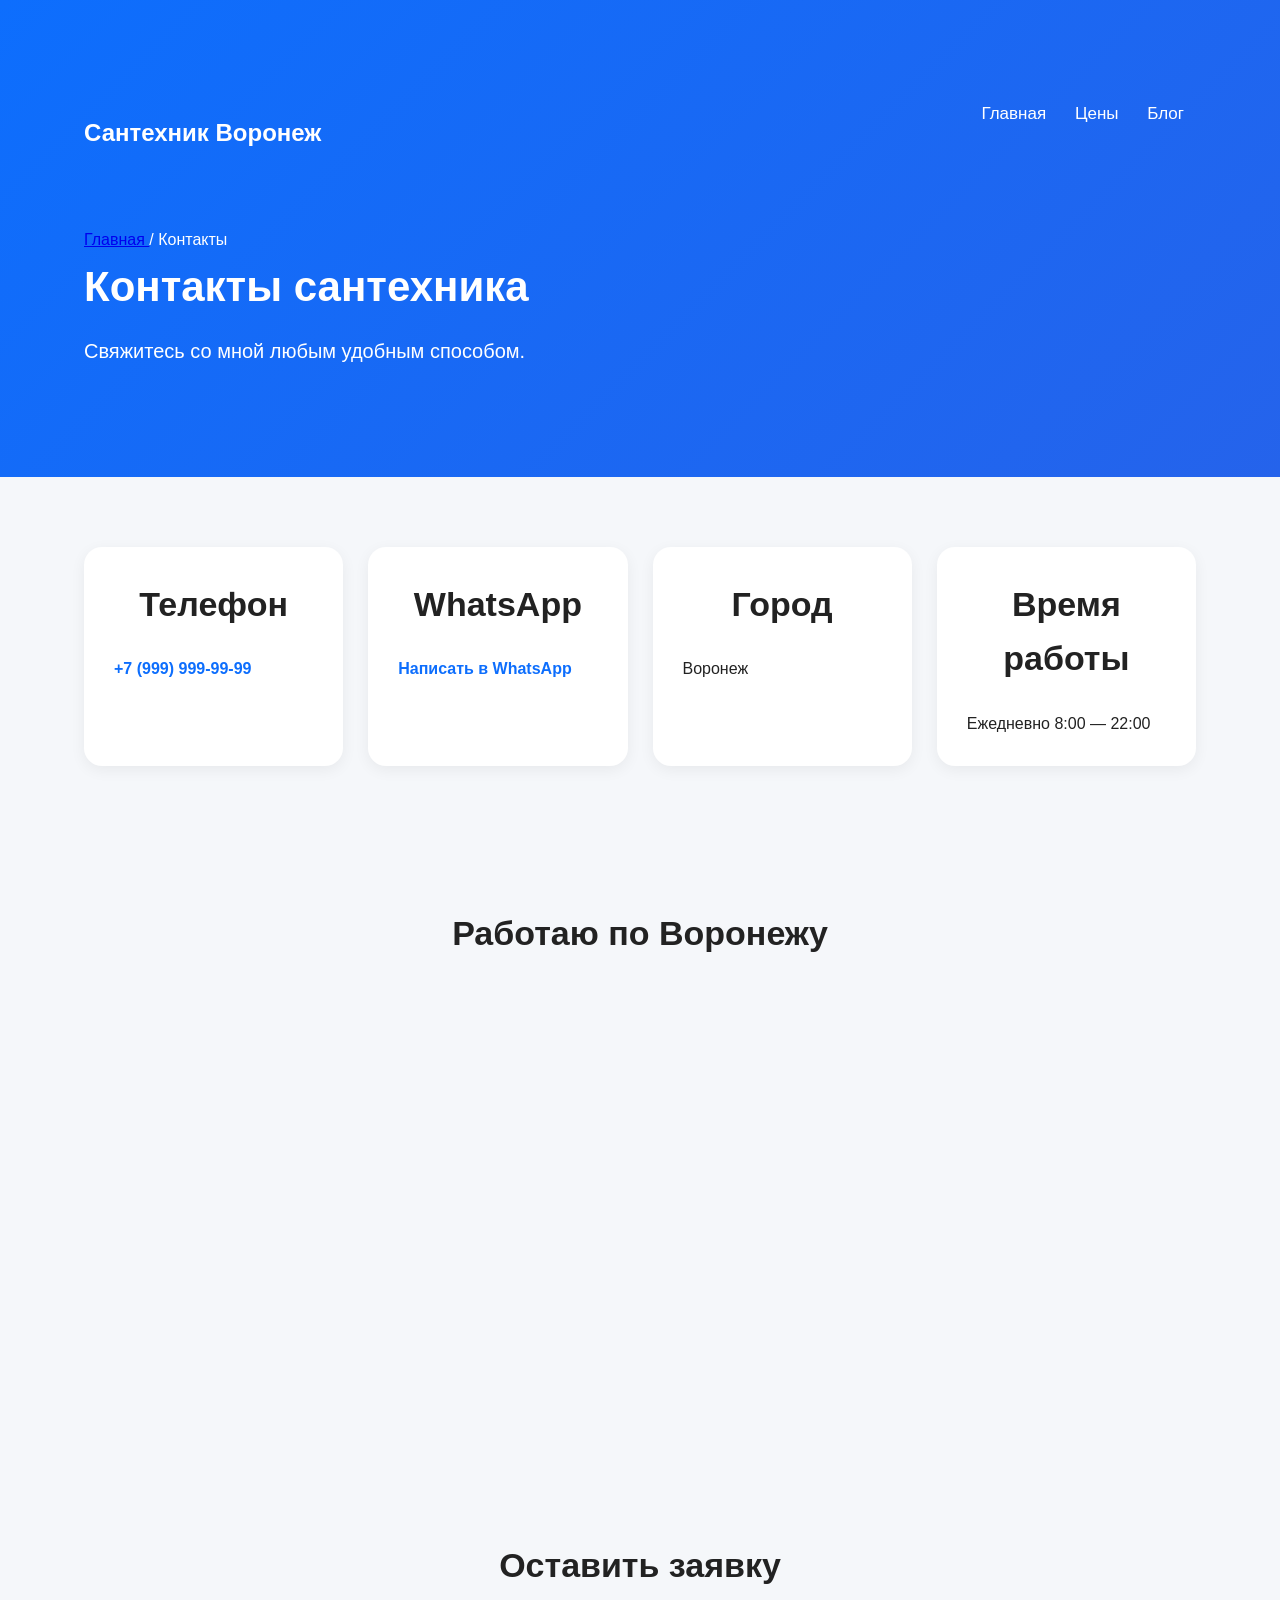
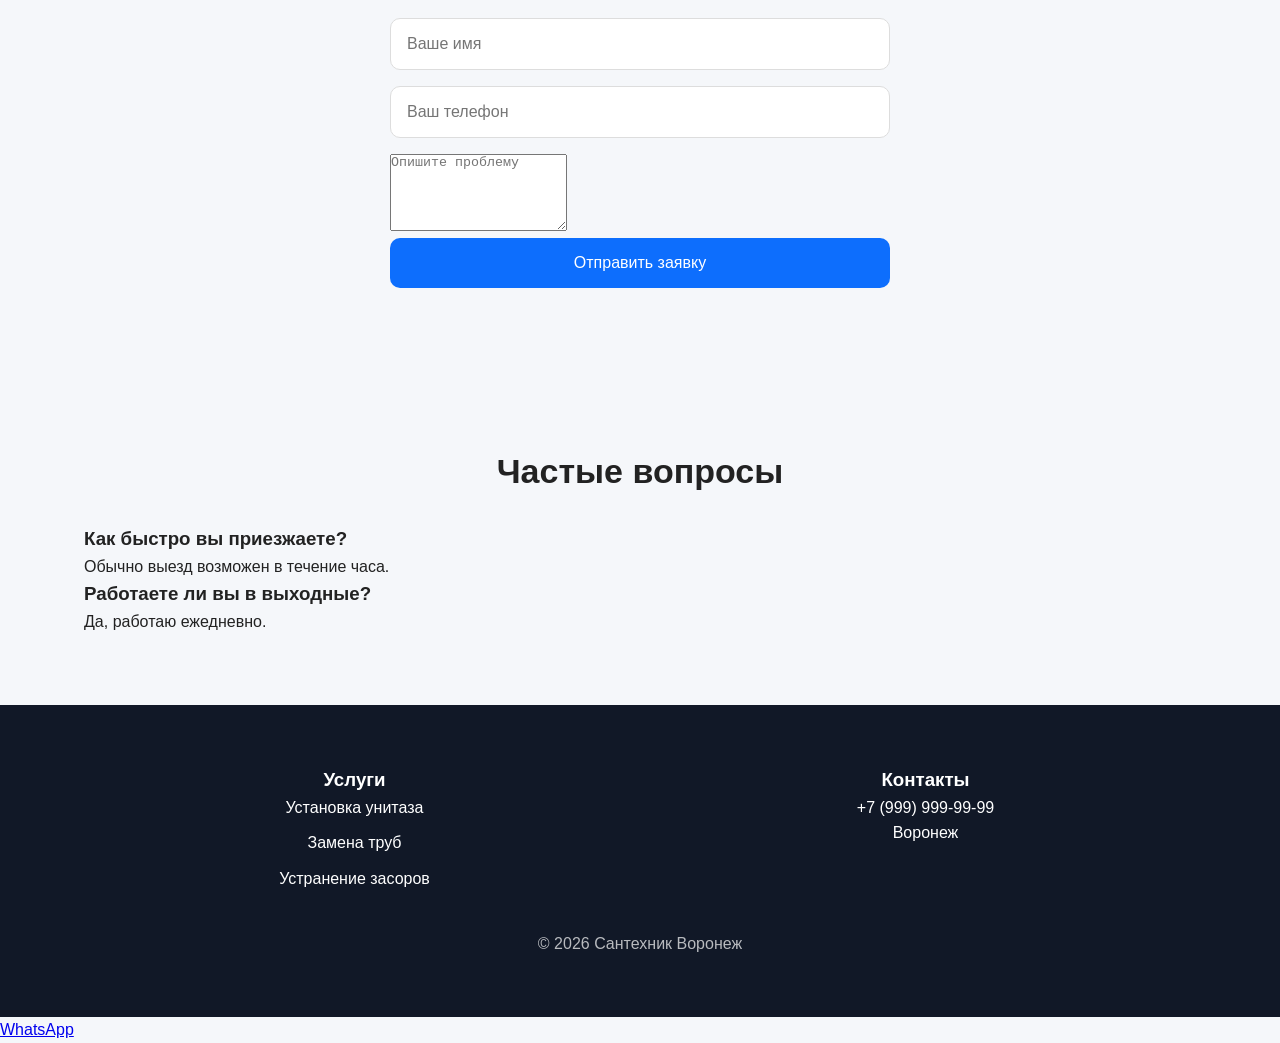
<file: contacts.html>
<!doctype html>
<html lang="ru">
  <head>
    <meta charset="UTF-8" />

    <meta name="viewport" content="width=device-width, initial-scale=1.0" />

    <title>Контакты сантехника в Воронеже</title>

    <meta
      name="description"
      content="Контакты сантехника в Воронеже. Телефон, WhatsApp, вызов мастера на дом."
    />

    <meta name="robots" content="index, follow" />

    <link rel="canonical" href="https://santehmaster-vrn.ru/contacts.html" />

    <link rel="stylesheet" href="/css/style.css" />
  </head>

  <body>
    <header class="header" id="header">
      <div class="container">
        <div class="top-bar">
          <div class="logo">Сантехник Воронеж</div>

          <div class="burger">☰</div>

          <nav class="nav">
            <a href="/"> Главная </a>

            <a href="/prices.html"> Цены </a>

            <a href="/blog/"> Блог </a>
          </nav>
        </div>

        <div class="breadcrumbs">
          <a href="/"> Главная </a>

          /

          <span> Контакты </span>
        </div>

        <h1>Контакты сантехника</h1>

        <p class="subtitle">Свяжитесь со мной любым удобным способом.</p>
      </div>
    </header>

    <main>
      <!-- КОНТАКТЫ -->

      <section class="contacts-section">
        <div class="container">
          <div class="contacts-grid">
            <div class="contact-card">
              <h2>Телефон</h2>

              <a href="tel:+79999999999"> +7 (999) 999-99-99 </a>
            </div>

            <div class="contact-card">
              <h2>WhatsApp</h2>

              <a href="https://wa.me/79999999999"> Написать в WhatsApp </a>
            </div>

            <div class="contact-card">
              <h2>Город</h2>

              <p>Воронеж</p>
            </div>

            <div class="contact-card">
              <h2>Время работы</h2>

              <p>Ежедневно 8:00 — 22:00</p>
            </div>
          </div>
        </div>
      </section>

      <!-- КАРТА -->

      <section class="map-section">
        <div class="container">
          <h2>Работаю по Воронежу</h2>

          <div class="map-wrapper">
            <iframe
              src="https://yandex.ru/map-widget/v1/?um=constructor%3A0000000000000000000000000000000000000000&amp;source=constructor"
              width="100%"
              height="400"
              frameborder="0"
            ></iframe>
          </div>
        </div>
      </section>

      <!-- ФОРМА -->

      <section class="form-section">
        <div class="container">
          <h2>Оставить заявку</h2>

          <form class="contact-form">
            <input type="text" placeholder="Ваше имя" required />

            <input type="tel" placeholder="Ваш телефон" required />

            <textarea placeholder="Опишите проблему" rows="5"></textarea>

            <button type="submit">Отправить заявку</button>
          </form>
        </div>
      </section>

      <!-- FAQ -->

      <section class="faq">
        <div class="container">
          <h2>Частые вопросы</h2>

          <div class="faq-item">
            <h3>Как быстро вы приезжаете?</h3>

            <p>Обычно выезд возможен в течение часа.</p>
          </div>

          <div class="faq-item">
            <h3>Работаете ли вы в выходные?</h3>

            <p>Да, работаю ежедневно.</p>
          </div>
        </div>
      </section>
    </main>

    <footer class="footer">
      <div class="container">
        <div class="footer-grid">
          <div>
            <h3>Услуги</h3>

            <a href="/services/ustanovka-unitaza.html"> Установка унитаза </a>

            <a href="/services/zamena-trub.html"> Замена труб </a>

            <a href="/services/ustranenie-zasorov.html"> Устранение засоров </a>
          </div>

          <div>
            <h3>Контакты</h3>

            <p>+7 (999) 999-99-99</p>

            <p>Воронеж</p>
          </div>
        </div>

        <p class="copyright">© 2026 Сантехник Воронеж</p>
      </div>
    </footer>

    <a href="https://wa.me/79999999999" class="whatsapp-fixed"> WhatsApp </a>

    <script src="/js/script.js" defer></script>
  </body>
</html>
</file>
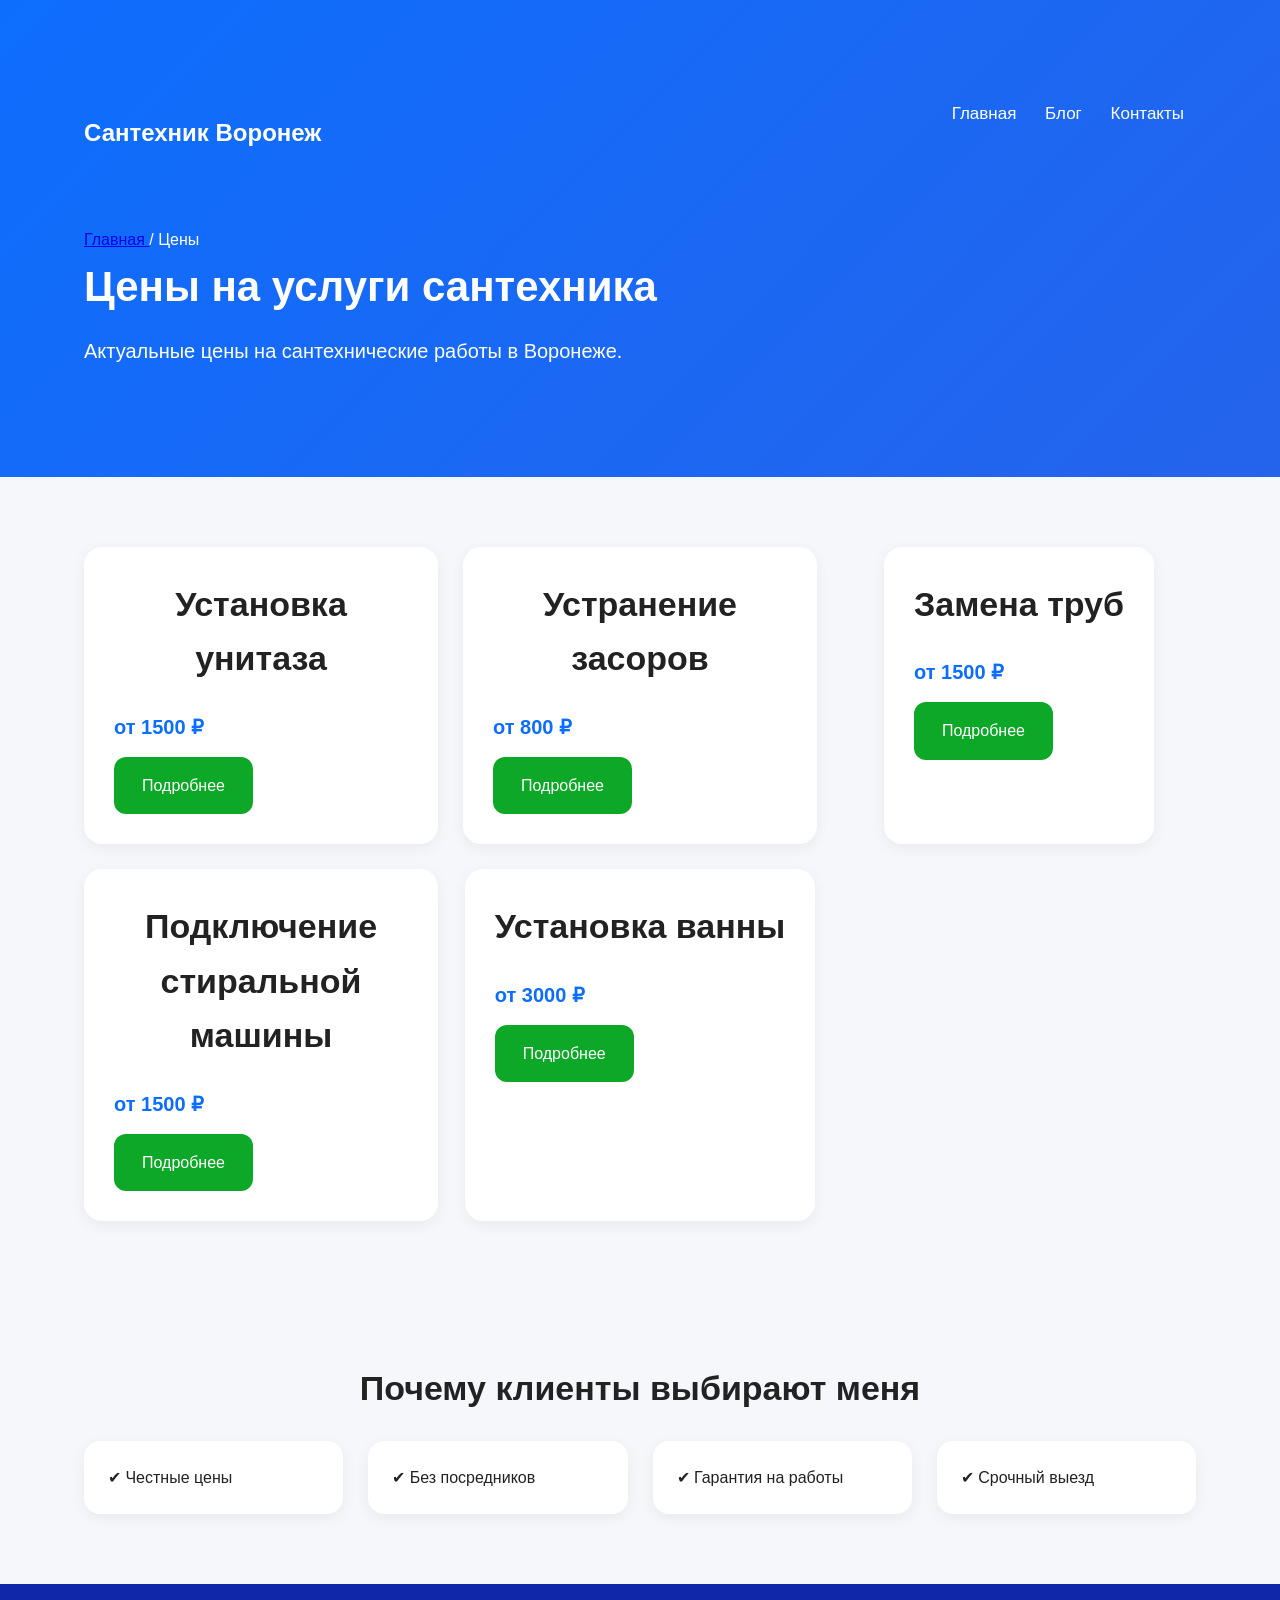
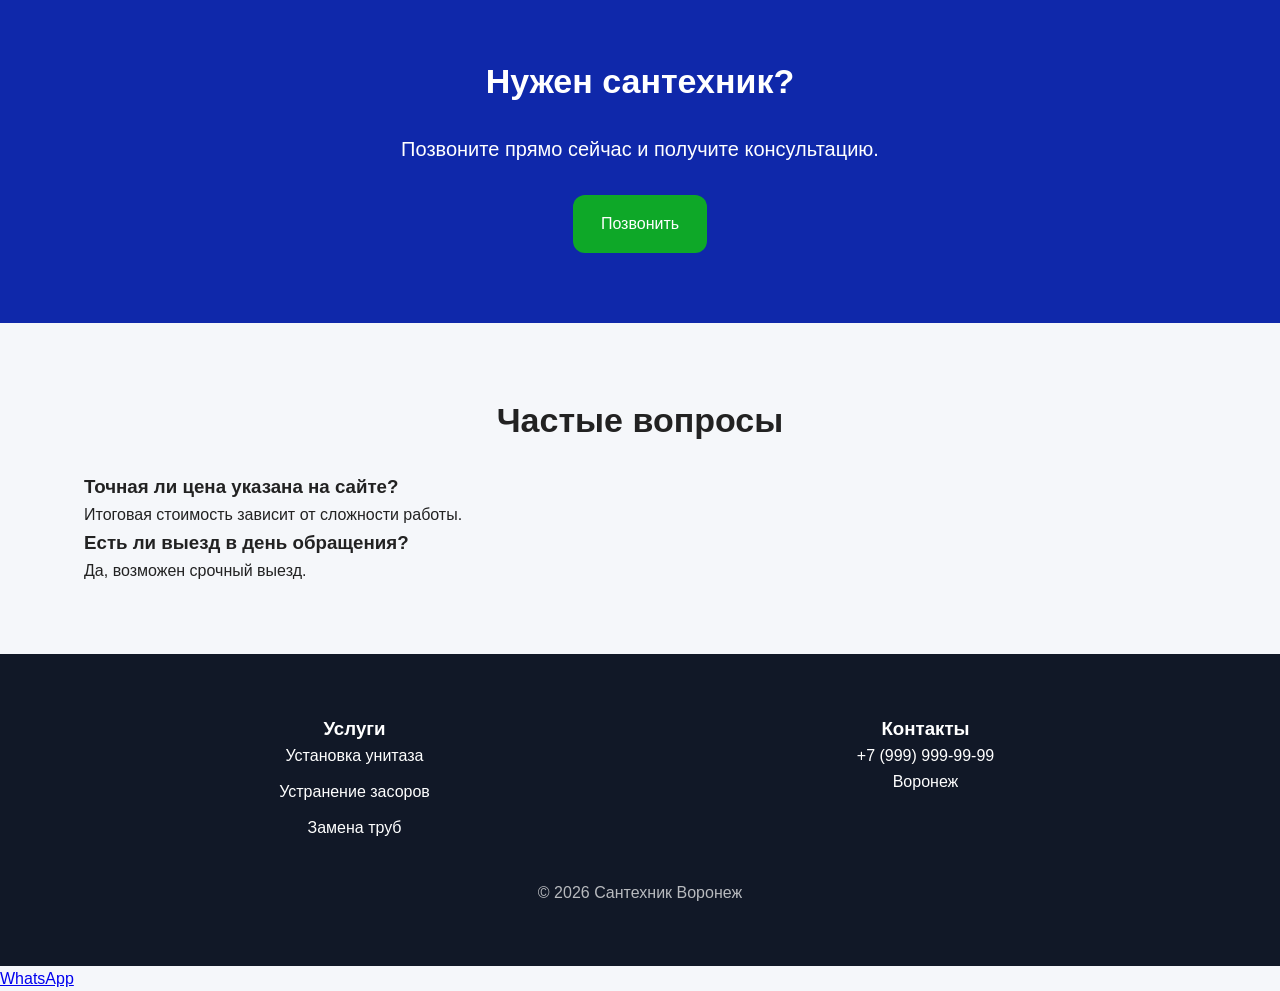
<file: prices.html>
<!doctype html>
<html lang="ru">
  <head>
    <meta charset="UTF-8" />

    <meta name="viewport" content="width=device-width, initial-scale=1.0" />

    <title>Цены на услуги сантехника в Воронеже</title>

    <meta
      name="description"
      content="Цены на услуги сантехника в Воронеже. Установка сантехники, устранение засоров, замена труб."
    />

    <meta name="robots" content="index, follow" />

    <link rel="canonical" href="https://santehmaster-vrn.ru/prices.html" />

    <link rel="stylesheet" href="/css/style.css" />
  </head>

  <body>
    <header class="header" id="header">
      <div class="container">
        <div class="top-bar">
          <div class="logo">Сантехник Воронеж</div>

          <div class="burger">☰</div>

          <nav class="nav">
            <a href="/"> Главная </a>

            <a href="/blog/"> Блог </a>

            <a href="/contacts.html"> Контакты </a>
          </nav>
        </div>

        <div class="breadcrumbs">
          <a href="/"> Главная </a>

          /

          <span> Цены </span>
        </div>

        <h1>Цены на услуги сантехника</h1>

        <p class="subtitle">
          Актуальные цены на сантехнические работы в Воронеже.
        </p>
      </div>
    </header>

    <main>
      <section class="prices-section">
        <div class="container">
          <div class="prices-grid">
            <div class="price-card">
              <h2>Установка унитаза</h2>

              <p class="price">от 1500 ₽</p>

              <a href="/services/ustanovka-unitaza.html" class="btn">
                Подробнее
              </a>
            </div>

            <div class="price-card">
              <h2>Устранение засоров</h2>

              <p class="price">от 800 ₽</p>

              <a href="/services/ustranenie-zasorov.html" class="btn">
                Подробнее
              </a>
            </div>

            <div class="price-card">
              <h2>Замена труб</h2>

              <p class="price">от 1500 ₽</p>

              <a href="/services/zamena-trub.html" class="btn"> Подробнее </a>
            </div>

            <div class="price-card">
              <h2>Подключение стиральной машины</h2>

              <p class="price">от 1500 ₽</p>

              <a
                href="/services/podklyuchenie-stiralnoy-mashiny.html"
                class="btn"
              >
                Подробнее
              </a>
            </div>

            <div class="price-card">
              <h2>Установка ванны</h2>

              <p class="price">от 3000 ₽</p>

              <a href="/services/ustanovka-vanny.html" class="btn">
                Подробнее
              </a>
            </div>
          </div>
        </div>
      </section>

      <!-- ПРЕИМУЩЕСТВА -->

      <section class="advantages">
        <div class="container">
          <h2>Почему клиенты выбирают меня</h2>

          <div class="grid">
            <div class="card">✔ Честные цены</div>

            <div class="card">✔ Без посредников</div>

            <div class="card">✔ Гарантия на работы</div>

            <div class="card">✔ Срочный выезд</div>
          </div>
        </div>
      </section>

      <!-- CTA -->

      <section class="cta">
        <div class="container">
          <h2>Нужен сантехник?</h2>

          <p>Позвоните прямо сейчас и получите консультацию.</p>

          <a href="tel:+79999999999" class="btn"> Позвонить </a>
        </div>
      </section>

      <!-- FAQ -->

      <section class="faq">
        <div class="container">
          <h2>Частые вопросы</h2>

          <div class="faq-item">
            <h3>Точная ли цена указана на сайте?</h3>

            <p>Итоговая стоимость зависит от сложности работы.</p>
          </div>

          <div class="faq-item">
            <h3>Есть ли выезд в день обращения?</h3>

            <p>Да, возможен срочный выезд.</p>
          </div>
        </div>
      </section>
    </main>

    <footer class="footer">
      <div class="container">
        <div class="footer-grid">
          <div>
            <h3>Услуги</h3>

            <a href="/services/ustanovka-unitaza.html"> Установка унитаза </a>

            <a href="/services/ustranenie-zasorov.html"> Устранение засоров </a>

            <a href="/services/zamena-trub.html"> Замена труб </a>
          </div>

          <div>
            <h3>Контакты</h3>

            <p>+7 (999) 999-99-99</p>

            <p>Воронеж</p>
          </div>
        </div>

        <p class="copyright">© 2026 Сантехник Воронеж</p>
      </div>
    </footer>

    <a href="https://wa.me/79999999999" class="whatsapp-fixed"> WhatsApp </a>

    <script src="/js/script.js" defer></script>
  </body>
</html>
</file>
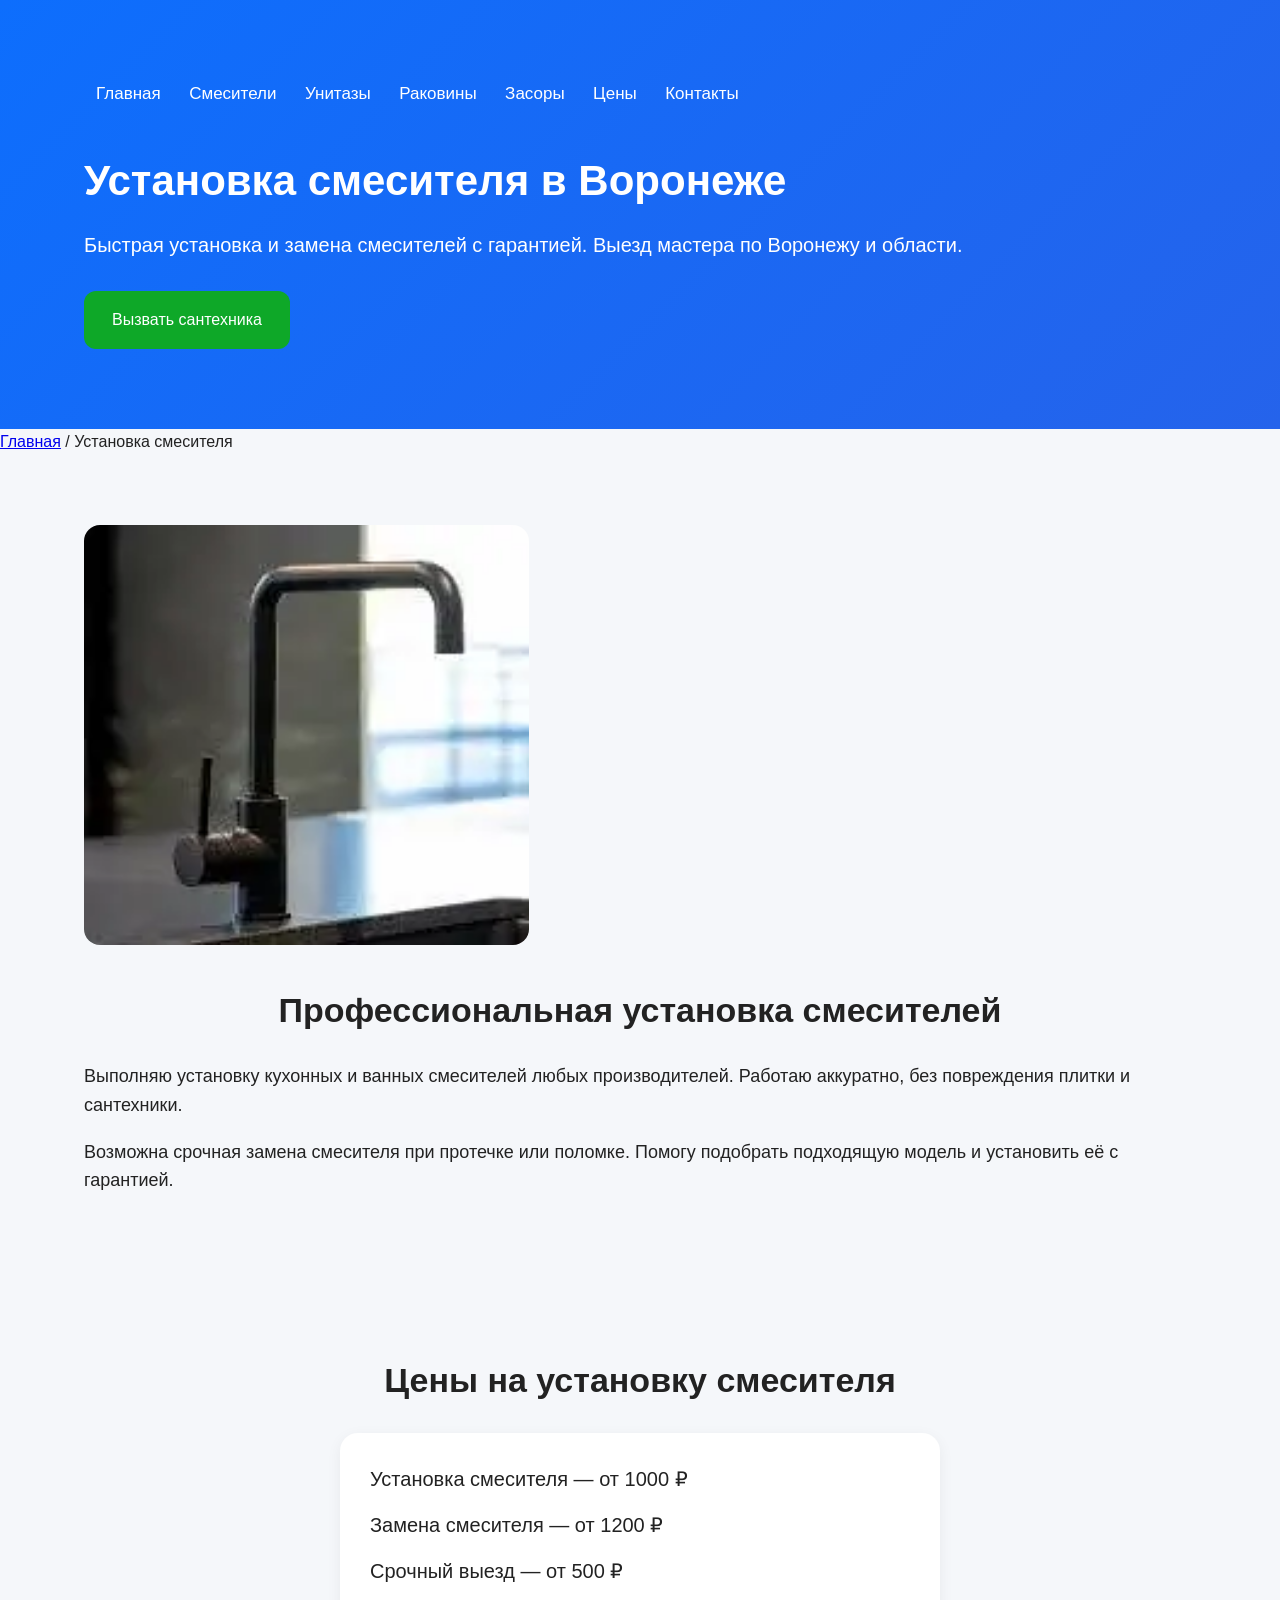
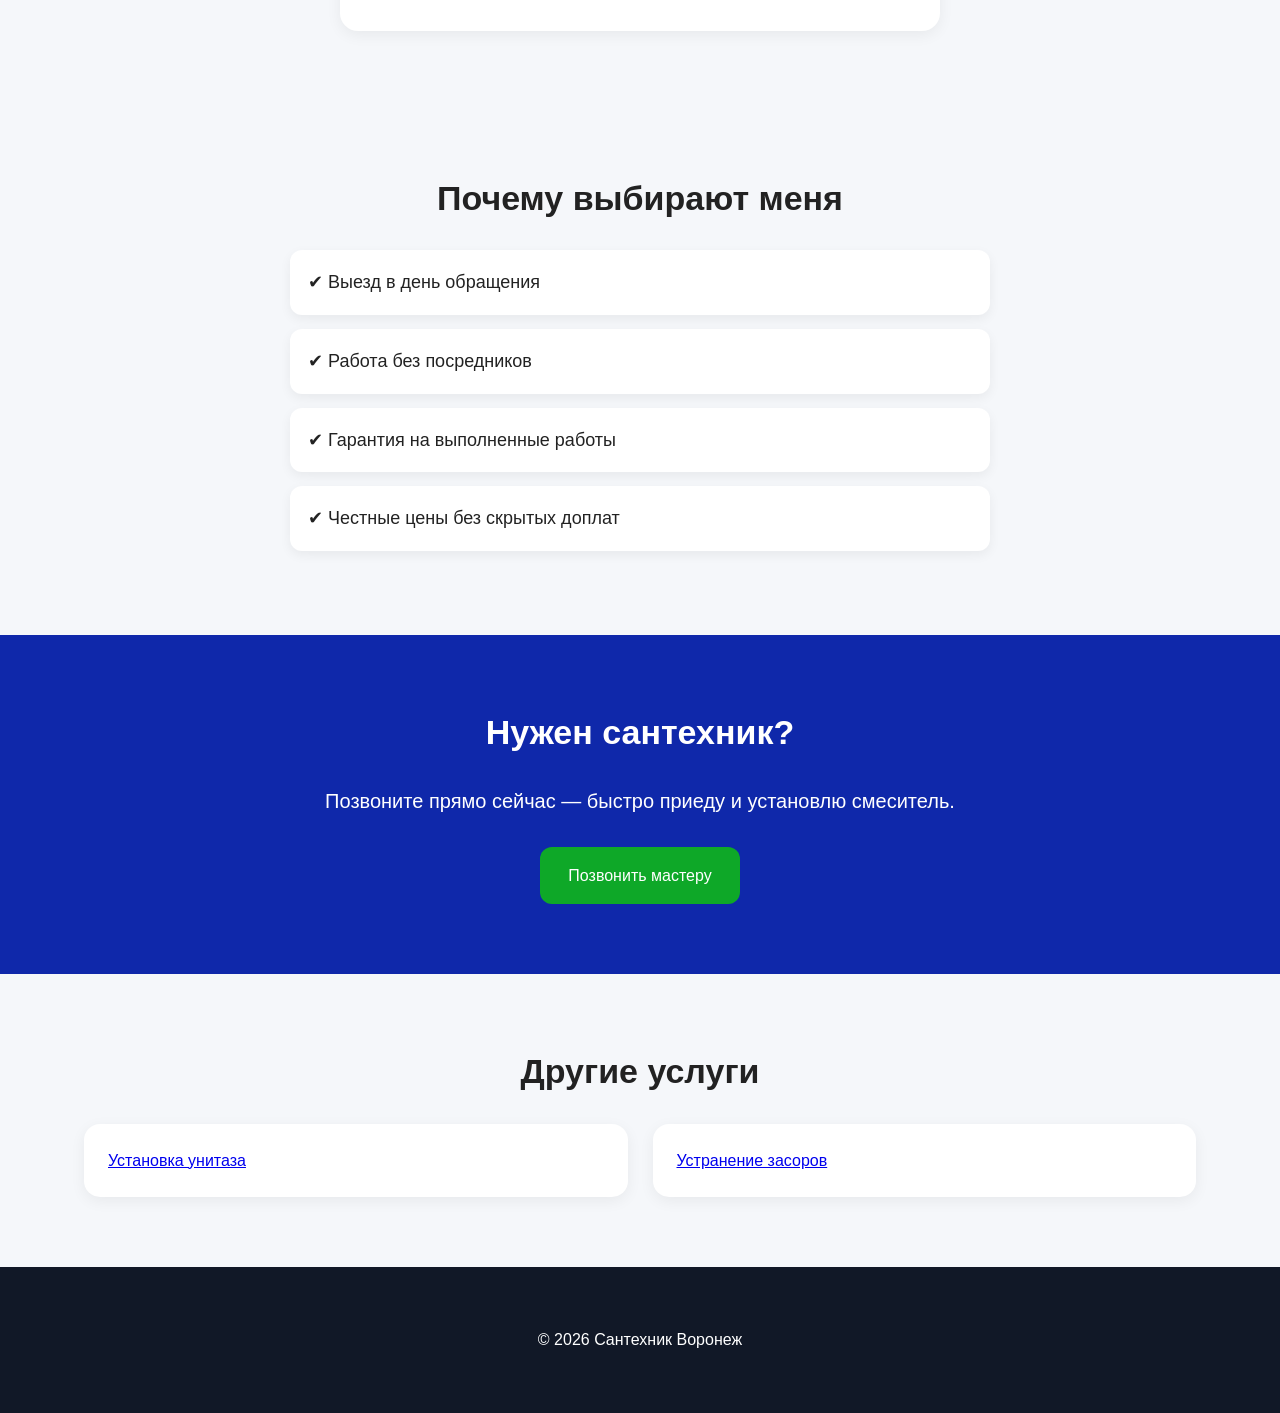
<file: services/ustanovka-smesitelya.html>
<!doctype html>
<html lang="ru">
  <head>
    <meta charset="UTF-8" />
    <meta name="viewport" content="width=device-width, initial-scale=1.0" />
    <meta name="robots" content="index, follow" />
    <link
      rel="canonical"
      href="https://santehmaster-vrn.ru/services/ustanovka-smesitelya.html"
    />
    <link rel="icon" href="/icons/favicon.ico" />
    <meta property="og:type" content="website" />

    <meta property="og:title" content="Установка смесителя в Воронеже" />

    <meta
      property="og:description"
      content="Установка и замена смесителей в Воронеже."
    />

    <meta
      property="og:image"
      content="https://santehmaster-vrn.ru/images/smesitel.jpg"
    />

    <meta
      property="og:url"
      content="https://santehmaster-vrn.ru/services/ustanovka-smesitelya.html"
    />

    <title>Установка смесителя в Воронеже — цена от 1000 ₽</title>

    <meta
      name="description"
      content="Установка и замена смесителя в Воронеже. Выезд сантехника в день обращения. Гарантия на работу. Низкие цены."
    />

    <link rel="stylesheet" href="../css/style.css" />
  </head>

  <body>
    <header class="header" id="header">
      <div class="container">
        <nav class="nav">
          <a href="/">Главная</a>
          <a href="/services/ustanovka-smesitelya.html">Смесители</a>
          <a href="/services/ustanovka-unitaza.html">Унитазы</a>
          <a href="/services/ustanovka-rakoviny.html">Раковины</a>
          <a href="/services/ustranenie-zasorov.html">Засоры</a>
          <a href="/prices.html">Цены</a>
          <a href="/contacts.html">Контакты</a>
        </nav>

        <h1>Установка смесителя в Воронеже</h1>

        <p class="subtitle">
          Быстрая установка и замена смесителей с гарантией. Выезд мастера по
          Воронежу и области.
        </p>

        <a href="tel:+79999999999" class="btn"> Вызвать сантехника </a>
      </div>
    </header>
    <div class="breadcrumbs">
      <a href="/">Главная</a>

      /

      <span>Установка смесителя</span>
    </div>

    <main>
      <section class="service-content">
        <div class="container">
          <img
            src="../images/smesitel.webp"
            alt="Установка смесителя"
            class="service-image"
          />

          <h2>Профессиональная установка смесителей</h2>

          <p>
            Выполняю установку кухонных и ванных смесителей любых
            производителей. Работаю аккуратно, без повреждения плитки и
            сантехники.
          </p>

          <p>
            Возможна срочная замена смесителя при протечке или поломке. Помогу
            подобрать подходящую модель и установить её с гарантией.
          </p>
        </div>
      </section>

      <section class="price-section">
        <div class="container">
          <h2>Цены на установку смесителя</h2>

          <div class="price-card">
            <p>Установка смесителя — от 1000 ₽</p>
            <p>Замена смесителя — от 1200 ₽</p>
            <p>Срочный выезд — от 500 ₽</p>
          </div>
        </div>
      </section>

      <section class="advantages">
        <div class="container">
          <h2>Почему выбирают меня</h2>

          <ul>
            <li>✔ Выезд в день обращения</li>
            <li>✔ Работа без посредников</li>
            <li>✔ Гарантия на выполненные работы</li>
            <li>✔ Честные цены без скрытых доплат</li>
          </ul>
        </div>
      </section>

      <section class="cta">
        <div class="container">
          <h2>Нужен сантехник?</h2>

          <p>Позвоните прямо сейчас — быстро приеду и установлю смеситель.</p>

          <a href="tel:+79999999999" class="btn"> Позвонить мастеру </a>
        </div>
      </section>
      <section class="related">
        <div class="container">
          <h2>Другие услуги</h2>

          <div class="grid">
            <a href="/services/ustanovka-unitaza.html" class="card">
              Установка унитаза
            </a>

            <a href="/services/ustranenie-zasorov.html" class="card">
              Устранение засоров
            </a>
          </div>
        </div>
      </section>
    </main>

    <footer class="footer">
      <div class="container">
        <p>© 2026 Сантехник Воронеж</p>
      </div>
    </footer>
    <script type="application/ld+json">
      {
        "@context": "https://schema.org",
        "@type": "FAQPage",
        "mainEntity": [
          {
            "@type": "Question",
            "name": "Сколько стоит вызов сантехника?",
            "acceptedAnswer": {
              "@type": "Answer",
              "text": "Выезд мастера от 500 рублей."
            }
          },

          {
            "@type": "Question",
            "name": "Работаете ли вы в выходные?",
            "acceptedAnswer": {
              "@type": "Answer",
              "text": "Да, работаем без выходных."
            }
          }
        ]
      }
    </script>
  </body>
</html>
</file>
<file: css/style.css>
/* ===== ОБЩИЕ СТИЛИ ===== */

* {
  margin: 0;
  padding: 0;
  box-sizing: border-box;
}

body {
  font-family: Arial, sans-serif;

  line-height: 1.6;

  color: #222;

  background: #f5f7fa;

  overflow-x: hidden;

  padding-top: 0;
}

.container {
  width: 90%;
  max-width: 1200px;
  margin: 0 auto;
}

/* ===== HEADER ===== */

.header {
  background: linear-gradient(135deg, #0d6efd, #2563eb);

  color: white;

  padding: 80px 0;
}

.header h1 {
  font-size: 42px;
  margin-bottom: 15px;
}

.subtitle {
  font-size: 20px;
  margin-bottom: 30px;
}

/* ===== НАВИГАЦИЯ ===== */

.nav {
  margin-bottom: 40px;
}

.nav a {
  color: white;
  text-decoration: none;
  margin: 0 12px;
  font-size: 17px;
  transition: 0.3s;
}

.nav a:hover {
  opacity: 0.8;
}

/* ===== КНОПКИ ===== */

.btn {
  display: inline-block;

  background: #0ea828;

  color: white;

  padding: 16px 28px;

  border-radius: 12px;

  text-decoration: none;

  transition: 0.3s;
}

.btn:hover {
  transform: translateY(-2px);
}

/* ===== СЕКЦИИ ===== */

section {
  padding: 70px 0;
}

section h2 {
  font-size: 34px;
  margin-bottom: 25px;
  text-align: center;
}

/* ===== КАРТИНКА УСЛУГИ ===== */

.service-image {
  width: 40%;
  border-radius: 16px;
  margin-bottom: 30px;
}

/* ===== ТЕКСТ УСЛУГ ===== */

.service-content p {
  margin-bottom: 18px;
  font-size: 18px;
}

/* ===== ЦЕНЫ ===== */

.price-card {
  background: white;
  padding: 30px;
  border-radius: 14px;
  box-shadow: 0 4px 15px rgba(0, 0, 0, 0.08);
  max-width: 600px;
  margin: 0 auto;
}

.price-card p {
  margin-bottom: 14px;
  font-size: 20px;
}

/* ===== ПРЕИМУЩЕСТВА ===== */

.advantages ul {
  max-width: 700px;
  margin: 0 auto;
  list-style: none;
}

.advantages li {
  background: white;
  margin-bottom: 14px;
  padding: 18px;
  border-radius: 12px;
  font-size: 18px;
  box-shadow: 0 4px 12px rgba(0, 0, 0, 0.06);
}

/* ===== CTA ===== */

.cta {
  background: #0f28aa;
  color: white;
  text-align: center;
}

.cta p {
  font-size: 20px;
  margin-bottom: 30px;
}

/* ===== FOOTER ===== */

.footer {
  background: #111827;
  color: white;
  text-align: center;
  padding: 30px 0;
}

/* ===== КАРТОЧКИ УСЛУГ ===== */

.grid {
  display: grid;
  grid-template-columns: repeat(auto-fit, minmax(250px, 1fr));
  gap: 25px;
}

.card,
.review-card,
.price-card {
  background: white;

  border-radius: 16px;

  padding: 24px;

  box-shadow: 0 4px 15px rgba(0, 0, 0, 0.06);

  transition: 0.3s;
}

.card:hover {
  transform: translateY(-5px);
}

.card h3 {
  margin-bottom: 14px;
  font-size: 24px;
}

.card p {
  color: #555;
}

/* ===== МОБИЛЬНАЯ АДАПТАЦИЯ ===== */

@media (max-width: 768px) {
  .header {
    padding: 50px 0;
  }

  .header h1 {
    font-size: 32px;
  }

  .subtitle {
    font-size: 18px;
  }

  section {
    padding: 50px 0;
  }

  section h2 {
    font-size: 28px;
  }

  .btn {
    width: 100%;
    max-width: 320px;
  }

  .nav a {
    display: inline-block;
    margin: 8px;
  }
}
.container {
  max-width: 1200px;

  margin: 0 auto;

  padding: 0 20px;
}
/* ===== FIXED WHATSAPP ===== */

.MAX-fixed {
  position: fixed;
  right: 20px;
  bottom: 20px;

  background: #25d366;
  color: white;

  padding: 14px 22px;

  border-radius: 50px;

  text-decoration: none;
  font-weight: bold;

  box-shadow: 0 5px 15px rgba(0, 0, 0, 0.2);

  z-index: 1000;

  transition: 0.3s;
}

.whatsapp-fixed:hover {
  transform: scale(1.05);
}
/* ===== ОТЗЫВЫ ===== */

.review-card {
  background: white;

  padding: 25px;

  border-radius: 14px;

  box-shadow: 0 4px 15px rgba(0, 0, 0, 0.06);
}

.review-card p {
  margin-bottom: 15px;
}
/* ===== ФОРМА ===== */

.contact-form {
  max-width: 500px;
  margin: 0 auto;
}

.contact-form input,
.contact-form button {
  width: 100%;

  padding: 16px;

  margin-bottom: 16px;

  border-radius: 10px;

  border: 1px solid #ddd;

  font-size: 16px;
}

.contact-form button {
  background: #0d6efd;

  color: white;

  border: none;

  cursor: pointer;

  transition: 0.3s;
}

.contact-form button:hover {
  opacity: 0.9;
}
/* ===== АНИМАЦИИ ===== */

.card,
.review-card,
.price-card,
.advantages li {
  animation: fadeUp 0.6s ease;
}

@keyframes fadeUp {
  from {
    opacity: 0;
    transform: translateY(20px);
  }

  to {
    opacity: 1;
    transform: translateY(0);
  }
}
/* ===== TOP BAR ===== */

.top-bar {
  display: flex;

  justify-content: space-between;

  align-items: center;

  margin-bottom: 40px;
}

.logo {
  font-size: 24px;

  font-weight: bold;
}

/* ===== HERO ===== */

.hero {
  display: grid;

  grid-template-columns: repeat(auto-fit, minmax(300px, 1fr));

  gap: 40px;

  align-items: center;
}

.hero-image img {
  width: 100%;

  border-radius: 20px;
}

.hero-buttons {
  display: flex;

  gap: 15px;

  margin-top: 25px;

  flex-wrap: wrap;
}

.btn-outline {
  background: transparent;

  border: 2px solid white;
}
/* ===== FOOTER ===== */

.footer {
  background: #111827;

  color: white;

  padding: 60px 0;
}

.footer-grid {
  display: grid;

  grid-template-columns: repeat(auto-fit, minmax(250px, 1fr));

  gap: 30px;

  margin-bottom: 30px;
}

.footer a {
  display: block;

  color: white;

  text-decoration: none;

  margin-bottom: 10px;
}

.copyright {
  opacity: 0.7;
}
/* ===== PRICES ===== */

.prices-grid {
  display: grid;

  grid-template-columns: repeat(auto-fit, minmax(280px, 1fr));

  gap: 25px;
}

.price-card {
  background: white;

  padding: 30px;

  border-radius: 18px;

  box-shadow: 0 4px 15px rgba(0, 0, 0, 0.06);

  transition: 0.3s;
}

.price-card:hover {
  transform: translateY(-5px);
}

.price {
  font-size: 32px;

  font-weight: bold;

  color: #0d6efd;

  margin: 20px 0;
}
/* ===== CONTACTS ===== */

.contacts-grid {
  display: grid;

  grid-template-columns: repeat(auto-fit, minmax(250px, 1fr));

  gap: 25px;
}

.contact-card {
  background: white;

  padding: 30px;

  border-radius: 18px;

  box-shadow: 0 4px 15px rgba(0, 0, 0, 0.06);
}

.contact-card a {
  color: #0d6efd;

  text-decoration: none;

  font-weight: bold;
}

.map-wrapper {
  overflow: hidden;

  border-radius: 20px;

  margin-top: 30px;
}
/* ===== MOBILE MENU ===== */

.burger {
  width: 42px;

  height: 42px;

  display: flex;

  flex-direction: column;

  justify-content: center;

  gap: 6px;

  background: transparent;

  border: none;

  cursor: pointer;

  z-index: 1001;
}

.burger span {
  width: 100%;

  height: 4px;

  background: white;

  border-radius: 20px;

  transition: 0.3s;
}

/* АНИМАЦИЯ */

.burger.active span:nth-child(1) {
  transform: rotate(45deg) translate(7px, 7px);
}

.burger.active span:nth-child(2) {
  opacity: 0;
}

.burger.active span:nth-child(3) {
  transform: rotate(-45deg) translate(7px, -7px);
}

/* НАВИГАЦИЯ */

.mobile-nav {
  position: fixed;

  top: 0;

  right: -100%;

  width: 300px;

  height: 100vh;

  background: white;

  padding: 100px 30px;

  display: flex;

  flex-direction: column;

  gap: 25px;

  transition: 0.3s;

  z-index: 1000;
}

.mobile-nav.active {
  right: 0;
}

.mobile-nav a {
  color: #111827;

  text-decoration: none;

  font-size: 20px;

  font-weight: bold;
}

/* OVERLAY */

.mobile-overlay {
  position: fixed;

  inset: 0;

  background: rgba(0, 0, 0, 0.5);

  opacity: 0;

  visibility: hidden;

  transition: 0.3s;

  z-index: 999;
}

.mobile-overlay.active {
  opacity: 1;

  visibility: visible;
}

/* DESKTOP */

@media (min-width: 769px) {
  .burger {
    display: none;
  }

  .mobile-nav {
    position: static;

    width: auto;

    height: auto;

    background: transparent;

    padding: 0;

    flex-direction: row;

    gap: 20px;
  }

  .mobile-nav a {
    color: white;

    font-size: 16px;
  }

  .mobile-overlay {
    display: none;
  }
}
/* ===== STICKY HEADER ===== */

.header {
  position: sticky;

  top: 0;

  z-index: 1000;

  transition:
    background 0.3s,
    box-shadow 0.3s,
    padding 0.3s;
}

/* СОСТОЯНИЕ ПРИ СКРОЛЛЕ */

.header.scrolled {
  background: rgba(17, 24, 39, 0.95);

  backdrop-filter: blur(10px);

  box-shadow: 0 4px 20px rgba(0, 0, 0, 0.2);
}

/* TOP BAR */

.top-bar {
  display: flex;

  justify-content: space-between;

  align-items: center;

  padding: 20px 0;
}

/* ЛОГО */

.logo {
  font-size: 24px;

  font-weight: bold;

  color: white;
}
.mobile-nav a {
  position: relative;
}

.mobile-nav a::after {
  content: "";

  position: absolute;

  left: 0;

  bottom: -5px;

  width: 0;

  height: 2px;

  background: currentColor;

  transition: 0.3s;
}

.mobile-nav a:hover::after {
  width: 100%;
}
</file>
